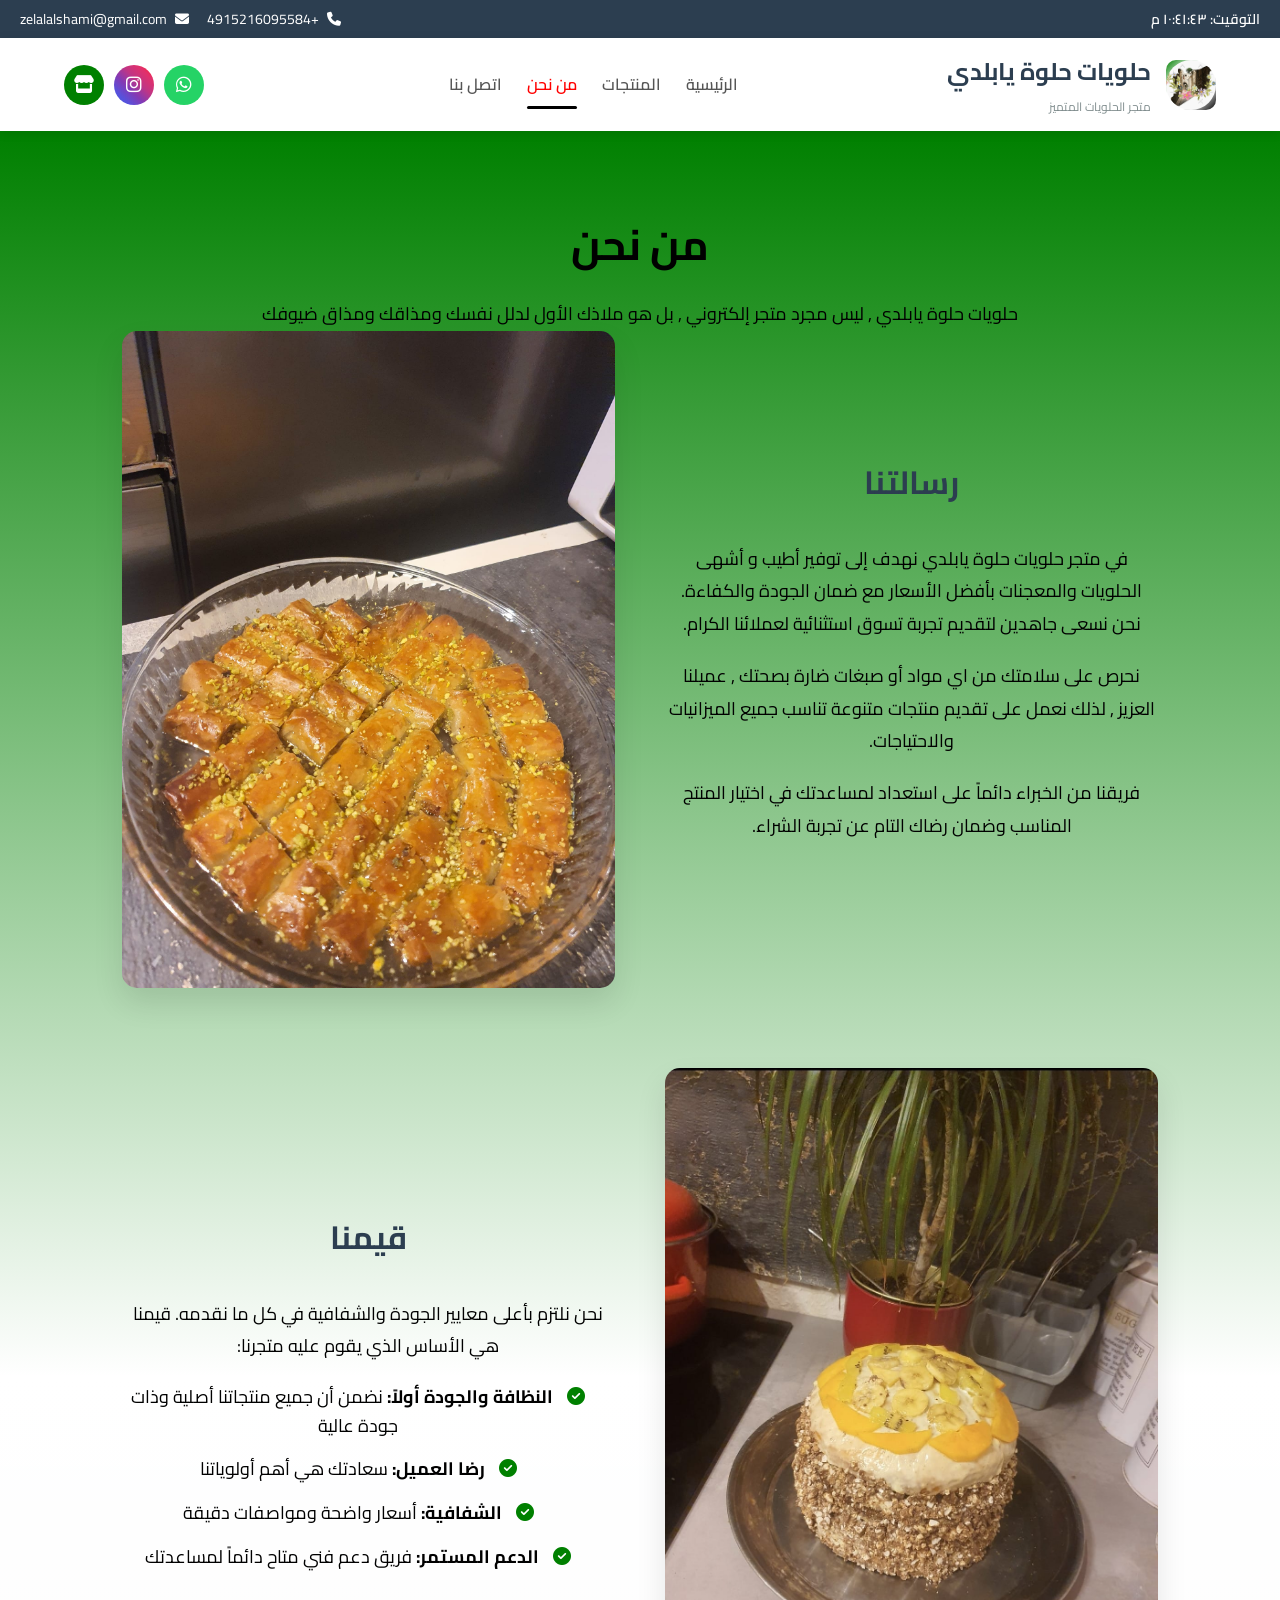
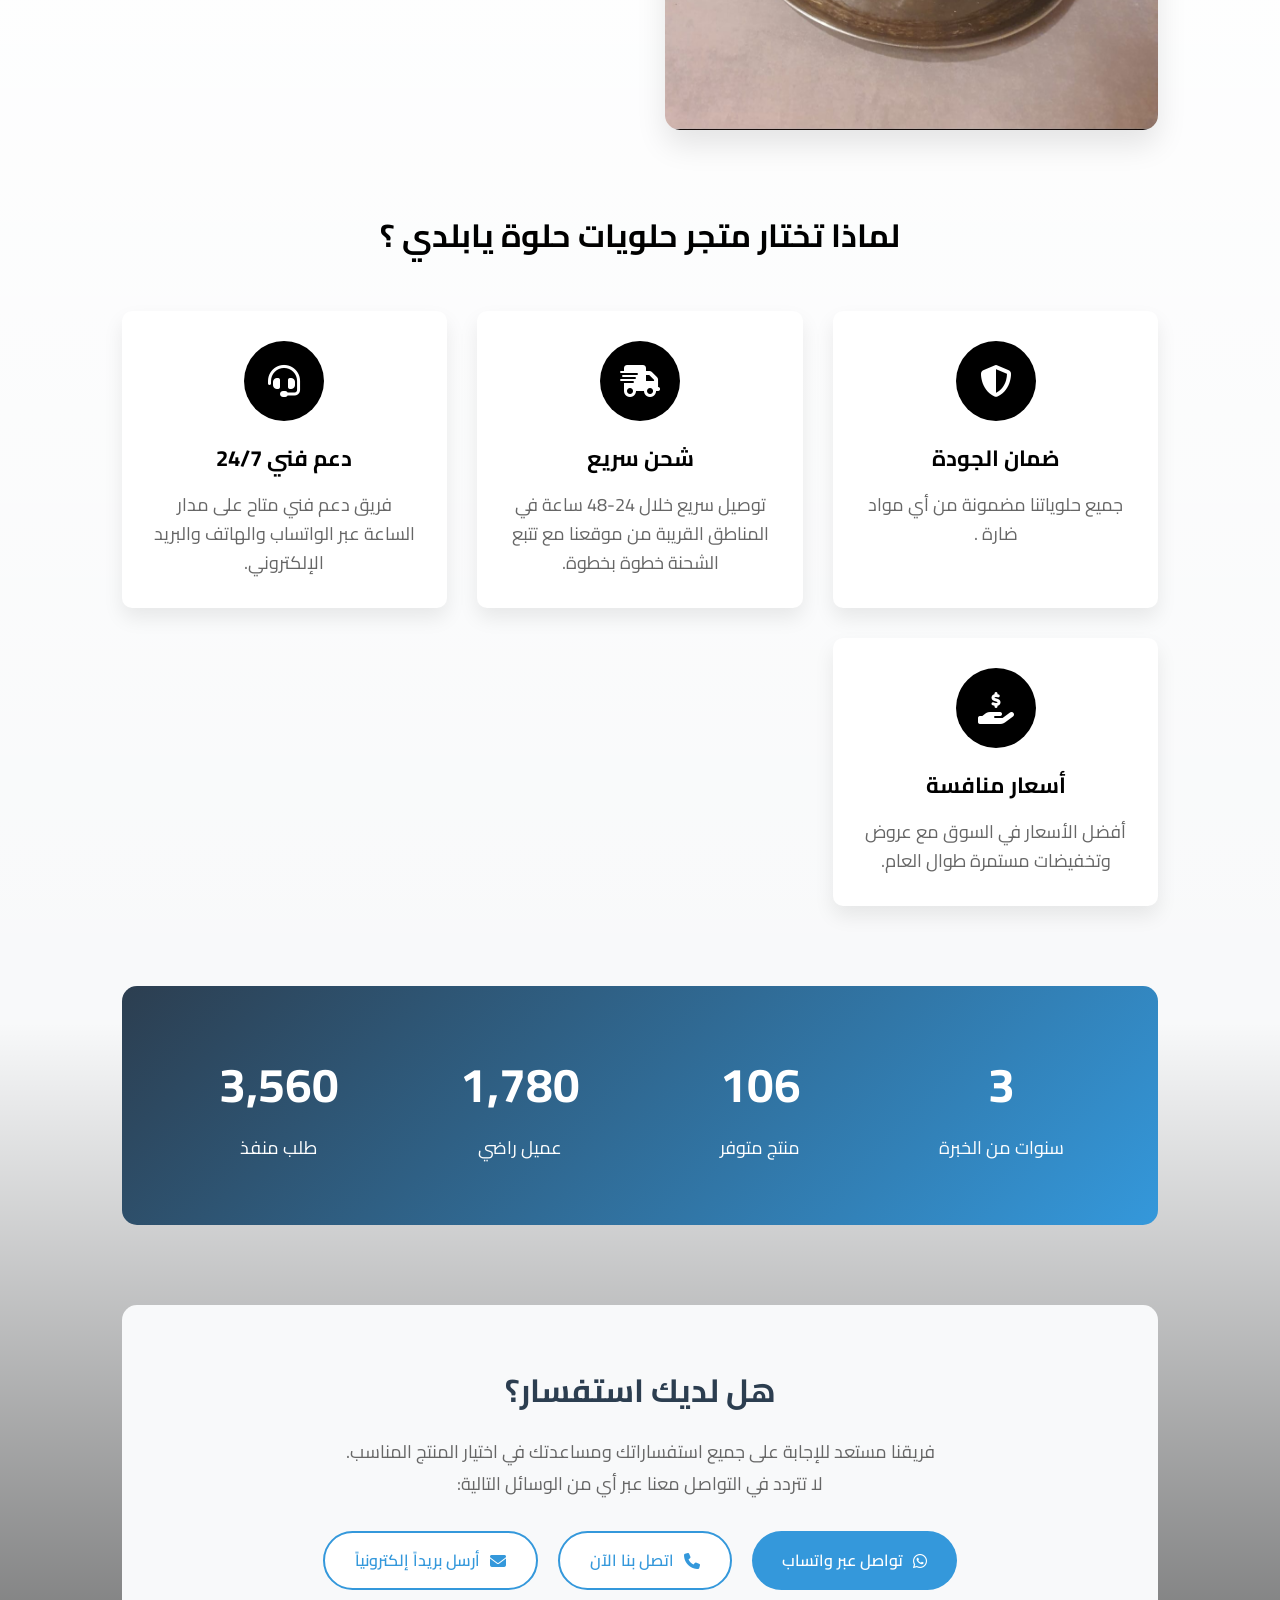
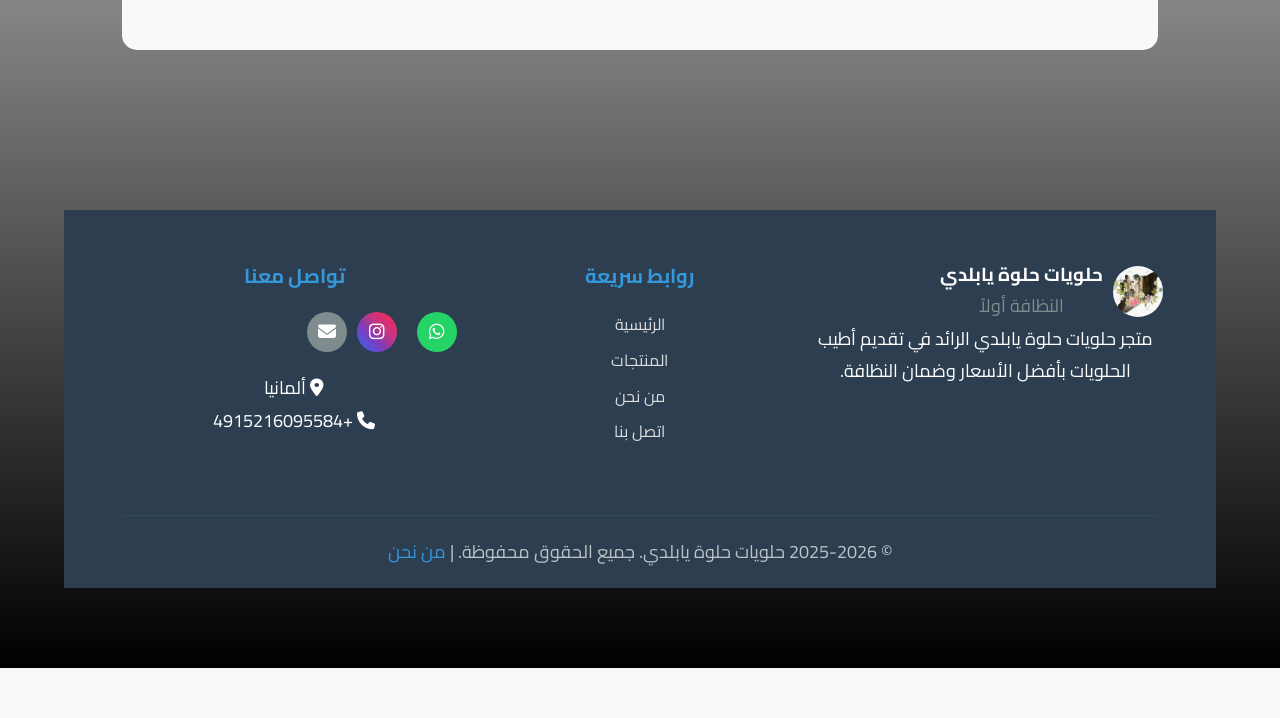
<file: about.html>
<!DOCTYPE html>
<html lang="ar" dir="rtl">
<head>
    <meta charset="UTF-8">
    <meta name="viewport" content="width=device-width, initial-scale=1.0">
    <title>من نحن -حلويات حلوة يابلدي</title>
    <link rel="stylesheet" href="style.css">
    <link rel="stylesheet" href="https://cdnjs.cloudflare.com/ajax/libs/font-awesome/6.4.0/css/all.min.css">
    <link href="https://fonts.googleapis.com/css2?family=Cairo:wght@400;600;700&display=swap" rel="stylesheet">
    <style>
       
        .about-hero {
           /* background: linear-gradient(135deg, #3498db 0%, #2c3e50 100%);*/
            background: linear-gradient(green, white,transparent,black);
           color: #000;
            padding: 80px 5%;
            text-align: center;
            margin-bottom: 50px;
        }
        
        .about-hero h1 {
            font-size: 42px;
            margin-bottom: 20px;
            animation: fadeInDown 1s ease;
        }
        
        .about-hero p {
            font-size: 18px;
            max-width: 800px;
            margin: 0 auto;
            line-height: 1.8;
            animation: fadeInUp 1s ease 0.3s both;
        }
        
        .about-content {
            padding: 0 5% 80px;
        }
        
        .section-container {
            max-width: 1200px;
            margin: 0 auto;
        }
        
        .about-section {
            display: flex;
            align-items: center;
            margin-bottom: 80px;
            gap: 50px;
            flex-wrap: wrap;
        }
        
        .about-section.reverse {
            flex-direction: row-reverse;
        }
        
        .about-text {
            flex: 1;
            min-width: 300px;
        }
        
        .about-text h2 {
            color: #2c3e50;
            font-size: 32px;
            margin-bottom: 20px;
            position: relative;
            padding-bottom: 15px;
        }
        
        .about-text p {
            font-size: 18px;
            line-height: 1.8;
           /* color: #555;*/
           color: #000;
            margin-bottom: 20px;
        }
        
        .about-image {
            flex: 1;
            min-width: 300px;
            border-radius: 15px;
            overflow: hidden;
            box-shadow: 0 15px 30px rgba(0, 0, 0, 0.1);
        }
        
        .about-image img {
            width: 100%;
            height: auto;
            display: block;
            transition: transform 0.5s ease;
        }
        
        .about-image:hover img {
            transform: scale(1.05);
        }
        
        .features-grid {
            display: grid;
            grid-template-columns: repeat(auto-fit, minmax(280px, 1fr));
            gap: 30px;
            margin: 50px 0;
        }
        
        .feature-card {
            background: white;
            padding: 30px;
            border-radius: 10px;
            text-align: center;
            box-shadow: 0 10px 20px rgba(0, 0, 0, 0.08);
            transition: transform 0.3s ease;
        }
        
        .feature-card:hover {
            transform: translateY(-10px);
        }
        
        .feature-icon {
            width: 80px;
            height: 80px;
           /* background: linear-gradient(135deg, #3498db, #2c3e50);*/
           background: #000;
            border-radius: 50%;
            display: flex;
            align-items: center;
            justify-content: center;
            margin: 0 auto 20px;
        }
        
        .feature-icon i {
            font-size: 32px;
            color: white;
        }
        
        .feature-card h3 {
            color: #000;
            margin-bottom: 15px;
            font-size: 22px;
        }
        
        .feature-card p {
            color: #666;
            line-height: 1.6;
        }
        
        .team-section {
            margin: 80px 0;
        }
        
        .team-grid {
            display: grid;
            grid-template-columns: repeat(auto-fit, minmax(250px, 1fr));
            gap: 30px;
            margin-top: 40px;
        }
        
        .team-member {
            text-align: center;
            background: white;
            padding: 30px;
            border-radius: 10px;
            box-shadow: 0 10px 20px rgba(0, 0, 0, 0.08);
        }
        
        .member-photo {
            width: 150px;
            height: 150px;
            border-radius: 50%;
            margin: 0 auto 20px;
            overflow: hidden;
            border: 5px solid #f8f9fa;
        }
        
        .member-photo img {
            width: 100%;
            height: 100%;
            object-fit: cover;
        }
        
        .member-info h4 {
            color: #2c3e50;
            margin-bottom: 10px;
            font-size: 20px;
        }
        
        .member-info .position {
            color: #3498db;
            font-weight: 600;
            margin-bottom: 15px;
        }
        
        .stats-section {
            background: linear-gradient(135deg, #2c3e50 0%, #3498db 100%);
            color: white;
            padding: 60px 5%;
            margin: 80px 0;
            border-radius: 15px;
        }
        
        .stats-grid {
            display: grid;
            grid-template-columns: repeat(auto-fit, minmax(200px, 1fr));
            gap: 30px;
            text-align: center;
        }
        
        .stat-item h3 {
            font-size: 48px;
            margin-bottom: 10px;
            color: white;
        }
        
        .stat-item p {
            font-size: 18px;
            opacity: 0.9;
        }
        
        .contact-cta {
            text-align: center;
            padding: 60px 5%;
            background-color: #f8f9fa;
            border-radius: 15px;
            margin: 80px 0;
        }
        
        .contact-cta h2 {
            color: #2c3e50;
            margin-bottom: 20px;
            font-size: 32px;
        }
        
        .contact-cta p {
            font-size: 18px;
            color: #666;
            margin-bottom: 30px;
            max-width: 600px;
            margin-left: auto;
            margin-right: auto;
        }
        
        .cta-buttons {
            display: flex;
            justify-content: center;
            gap: 20px;
            flex-wrap: wrap;
        }
        
        .btn-primary, .btn-secondary {
            padding: 15px 30px;
            border-radius: 30px;
            text-decoration: none;
            font-weight: 600;
            font-size: 16px;
            transition: all 0.3s ease;
            display: inline-flex;
            align-items: center;
            gap: 10px;
        }
        
        .btn-primary {
            background-color: #3498db;
            color: white;
        }
        
        .btn-primary:hover {
            background-color: #2980b9;
            transform: translateY(-3px);
        }
        
        .btn-secondary {
            background-color: white;
            color: #3498db;
            border: 2px solid #3498db;
        }
        
        .btn-secondary:hover {
            background-color: #f8f9fa;
            transform: translateY(-3px);
        }
        
        /* حركات */
        @keyframes fadeInDown {
            from {
                opacity: 0;
                transform: translateY(-30px);
            }
            to {
                opacity: 1;
                transform: translateY(0);
            }
        }
        
        @keyframes fadeInUp {
            from {
                opacity: 0;
                transform: translateY(30px);
            }
            to {
                opacity: 1;
                transform: translateY(0);
            }
        }
        
        /* تصميم متجاوب */
        @media (max-width: 768px) {
            .about-hero {
                padding: 60px 5%;
            }
            
            .about-hero h1 {
                font-size: 32px;
            }
            
            .about-text h2 {
                font-size: 26px;
            }
            
            .about-section, .about-section.reverse {
                flex-direction: column;
            }
            
            .stats-grid {
                grid-template-columns: repeat(2, 1fr);
            }
            
            .cta-buttons {
                flex-direction: column;
                align-items: center;
            }
            
            .btn-primary, .btn-secondary {
                width: 100%;
                max-width: 300px;
                justify-content: center;
            }
        }
        
        @media (max-width: 480px) {
            .about-hero h1 {
                font-size: 28px;
            }
            
            .stats-grid {
                grid-template-columns: 1fr;
            }
            
            .feature-card, .team-member {
                padding: 20px;
            }
        }
    </style>
</head>
<body>
    <!-- شريط الوقت العلوي -->
    <div class="top-bar">
        <div class="time-display" id="timeDisplay"></div>
        <div class="contact-info">
            <span><i class="fas fa-phone"></i> +4915216095584</span>
            <span><i class="fas fa-envelope"></i> zelalalshami@gmail.com</span>
        </div>
    </div>

    <!-- شريط التنقل -->
    <header>
        <nav class="navbar">
            <div class="logo-container">
                <a href="index.html" style="text-decoration: none; display: flex; align-items: center;">
                    <div class="logo">
                        <!-- <i class="fas fa-gem"></i> -->
                     <img src="img/logo.jpg" alt="logo">

                    </div>
                    <div class="store-name">
                        <h1> حلويات حلوة يابلدي</h1>
                        <p>متجر الحلويات المتميز</p>
                    </div>
                </a>
            </div>
            
            <ul class="nav-links">
                <li><a href="index.html">الرئيسية</a></li>
                <li><a href="index.html#products">المنتجات</a></li>
                <li><a href="about.html" class="active">من نحن</a></li>
                <li><a href="index.html#contact">اتصل بنا</a></li>
            </ul>
            
            <div class="nav-icons">
                <a href="https://wa.me/+4915216095584" class="whatsapp-btn" target="_blank">
                    <i class="fab fa-whatsapp"></i>
                </a>
                <a href="https://instagram.com/nourstore" class="instagram-btn" target="_blank">
                    <i class="fab fa-instagram"></i>
                </a>
                <a href="index.html" class="cart-btn">
                    <i class="fas fa-store"></i>
                </a>
            </div>
            
            <button class="menu-toggle" id="menuToggle">
                <i class="fas fa-bars"></i>
            </button>
        </nav>
    </header>

    <!-- قسم الهيرو -->
    <section class="about-hero">
        <h1>من نحن</h1>
        <p>حلويات حلوة يابلدي , ليس مجرد متجر إلكتروني , بل هو ملاذك الأول لدلل نفسك ومذاقك ومذاق ضيوفك</p>

    <!-- المحتوى الرئيسي -->
    <div class="about-content">
        <div class="section-container">
            <!-- قسم الرسالة -->
            <section class="about-section">
                <div class="about-text">
                    <h2>رسالتنا</h2>
                    <p>في  متجر حلويات حلوة يابلدي نهدف إلى توفير أطيب و أشهى  الحلويات والمعجنات بأفضل الأسعار مع ضمان الجودة والكفاءة. نحن نسعى جاهدين لتقديم تجربة تسوق استثنائية لعملائنا الكرام.</p>
                    <p>نحرص على   سلامتك من اي مواد أو صبغات ضارة بصحتك , عميلنا العزيز , لذلك نعمل على تقديم منتجات متنوعة تناسب جميع الميزانيات والاحتياجات.</p>
                    <p>فريقنا من الخبراء دائماً على استعداد لمساعدتك في اختيار المنتج المناسب وضمان رضاك التام عن تجربة الشراء.</p>
                </div>
                <div class="about-image">
                    <img src="img/knafiFistek.jpg" alt=" منتجاتنا">
                </div>
            </section>

            <!-- قسم القيم -->
            <section class="about-section reverse">
                <div class="about-text">
                    <h2>قيمنا</h2>
                    <p>نحن نلتزم بأعلى معايير الجودة والشفافية في كل ما نقدمه. قيمنا هي الأساس الذي يقوم عليه متجرنا:</p>
                    <ul style="list-style: none; padding-right: 20px;">
                        <li style="margin-bottom: 15px; font-size: 18px;">
                            <i class="fas fa-check-circle" style="color: green; margin-left: 10px;"></i>
                            <strong>النظافة والجودة أولاً:</strong> نضمن أن جميع منتجاتنا أصلية وذات جودة عالية
                        </li>
                        <li style="margin-bottom: 15px; font-size: 18px;">
                            <i class="fas fa-check-circle" style="color: green; margin-left: 10px;"></i>
                            <strong>رضا العميل:</strong> سعادتك هي أهم أولوياتنا
                        </li>
                        <li style="margin-bottom: 15px; font-size: 18px;">
                            <i class="fas fa-check-circle" style="color: green; margin-left: 10px;"></i>
                            <strong>الشفافية:</strong> أسعار واضحة ومواصفات دقيقة
                        </li>
                        <li style="margin-bottom: 15px; font-size: 18px;">
                            <i class="fas fa-check-circle" style="color: green; margin-left: 10px;"></i>
                            <strong>الدعم المستمر:</strong> فريق دعم فني متاح دائماً لمساعدتك
                        </li>
                    </ul>
                </div>
                <div class="about-image">
                    <img src="img/kekBig.jpg" alt="kekFistek">
                </div>
            </section>

            <!-- ميزاتنا -->
            <section>
                <h2 style="text-align: center; color: #000; margin-bottom: 50px; font-size: 32px;">لماذا تختار متجر حلويات حلوة يابلدي ؟ </h2>
                <div class="features-grid">
                    <div class="feature-card">
                        <div class="feature-icon">
                            <i class="fas fa-shield-alt"></i>
                        </div>
                        <h3>ضمان الجودة</h3>
                        <p>جميع حلوياتنا مضمونة من أي مواد ضارة .</p>
                    </div>
                    
                    <div class="feature-card">
                        <div class="feature-icon">
                            <i class="fas fa-shipping-fast"></i>
                        </div>
                        <h3>شحن سريع</h3>
                        <p>توصيل سريع خلال 24-48 ساعة في  المناطق القريبة من موقعنا مع تتبع الشحنة خطوة بخطوة.</p>
                    </div>
                    
                    <div class="feature-card">
                        <div class="feature-icon">
                            <i class="fas fa-headset"></i>
                        </div>
                        <h3>دعم فني 24/7</h3>
                        <p>فريق دعم فني متاح على مدار الساعة عبر الواتساب والهاتف والبريد الإلكتروني.</p>
                    </div>
                    
                    <div class="feature-card">
                        <div class="feature-icon">
                            <i class="fas fa-hand-holding-usd"></i>
                        </div>
                        <h3>أسعار منافسة</h3>
                        <p>أفضل الأسعار في السوق مع عروض وتخفيضات مستمرة طوال العام.</p>
                    </div>
                </div>
            </section>

            <!-- الإحصائيات -->
            <section class="stats-section">
                <div class="stats-grid">
                    <div class="stat-item">
                        <h3 id="yearsCount">0</h3>
                        <p>سنوات من الخبرة</p>
                    </div>
                    <div class="stat-item">
                        <h3 id="productsCount">0</h3>
                        <p>منتج متوفر</p>
                    </div>
                    <div class="stat-item">
                        <h3 id="clientsCount">0</h3>
                        <p>عميل راضي</p>
                    </div>
                    <div class="stat-item">
                        <h3 id="ordersCount">0</h3>
                        <p>طلب منفذ</p>
                    </div>
                </div>
            </section>

            <!-- الفريق -->
            <!-- <section class="team-section">
                <h2 style="text-align: center; color: #2c3e50; margin-bottom: 50px; font-size: 32px;">فريقنا المتميز</h2>
                <div class="team-grid">
                    <div class="team-member">
                        <div class="member-photo">
                            <img src="https://images.unsplash.com/photo-1560250097-0b93528c311a?ixlib=rb-4.0.3&auto=format&fit=crop&w=400&q=80" alt="أحمد النور">
                        </div>
                        <div class="member-info">
                            <h4>أحمد النور</h4>
                            <p class="position">المؤسس والمدير التنفيذي</p>
                            <p>خبرة 10 سنوات في مجال التجارة الإلكترونية والتسويق الرقمي.</p>
                        </div>
                    </div>
                    
                    <div class="team-member">
                        <div class="member-photo">
                            <img src="https://images.unsplash.com/photo-1580489944761-15a19d654956?ixlib=rb-4.0.3&auto=format&fit=crop&w=400&q=80" alt="سارة محمد">
                        </div>
                        <div class="member-info">
                            <h4>سارة محمد</h4>
                            <p class="position">مديرة خدمة العملاء</p>
                            <p>متخصصة في إدارة علاقات العملاء وتقديم أفضل تجربة تسوق.</p>
                        </div>
                    </div>
                    
                    <div class="team-member">
                        <div class="member-photo">
                            <img src="https://images.unsplash.com/photo-1472099645785-5658abf4ff4e?ixlib=rb-4.0.3&auto=format&fit=crop&w=400&q=80" alt="خالد فارس">
                        </div>
                        <div class="member-info">
                            <h4>خالد فارس</h4>
                            <p class="position">خبير التقنية</p>
                            <p>مختص في تقييم واختبار الأجهزة الإلكترونية والإكسسوارات.</p>
                        </div>
                    </div>
                </div>
            </section> -->

            <!-- دعوة للتواصل -->
            <section class="contact-cta">
                <h2>هل لديك استفسار؟</h2>
                <p>فريقنا مستعد للإجابة على جميع استفساراتك ومساعدتك في اختيار المنتج المناسب. لا تتردد في التواصل معنا عبر أي من الوسائل التالية:</p>
                <div class="cta-buttons">
                    <a href="https://wa.me/+4915216095584" class="btn-primary" target="_blank">
                        <i class="fab fa-whatsapp"></i> تواصل عبر واتساب
                    </a>
                    <a href="tel:+4915215460241" class="btn-secondary">
                        <i class="fas fa-phone"></i> اتصل بنا الآن
                    </a>
                    <a href="mailto:zelalalshami@gmail.com" class="btn-secondary">
                        <i class="fas fa-envelope"></i> أرسل بريداً إلكترونياً
                    </a>
                </div>
            </section>
        </div>
    </div>

    <!-- فوتر -->
    <footer>
        <div class="footer-content">
            <div class="footer-section">
                <div class="logo-container footer-logo">
                    <div class="logo">
                        <!-- <i class="fas fa-gem"></i> -->
                     <img src="img/logo.jpg" alt="logo">

                    </div>
                    <div class="store-name">
                        <h3> حلويات حلوة يابلدي</h3>
                        <p>النظافة أولاً</p>
                    </div>
                </div>
                <p>متجر حلويات حلوة يابلدي الرائد في تقديم أطيب  الحلويات بأفضل الأسعار وضمان النظافة.</p>
            </div>
            
            <div class="footer-section">
                <h4>روابط سريعة</h4>
                <ul>
                    <li><a href="index.html">الرئيسية</a></li>
                    <li><a href="index.html#products">المنتجات</a></li>
                    <li><a href="about.html">من نحن</a></li>
                    <li><a href="index.html#contact">اتصل بنا</a></li>
                </ul>
            </div>
            
            <div class="footer-section">
                <h4>تواصل معنا</h4>
                <div class="social-icons">
                    <a href="https://wa.me/+4915216095584" class="whatsapp-btn" target="_blank">
                        <i class="fab fa-whatsapp"></i>
                    </a>
                    <a href="https://instagram.com/nourstore" class="instagram-btn" target="_blank">
                        <i class="fab fa-instagram"></i>
                    </a>
                    <!-- <a href="https://twitter.com/nourstore" class="twitter-btn" target="_blank">
                        <i class="fab fa-twitter"></i>
                    </a> -->
                    <a href="mailto:zelalalshami@gmail.com" class="email-btn">
                        <i class="fas fa-envelope"></i>
                    </a>
                </div>
                <p><i class="fas fa-map-marker-alt"></i> ألمانيا</p>
                <p><i class="fas fa-phone"></i> +4915216095584</p>
            </div>
        </div>
        
        <div class="footer-bottom">
            <p>&copy; 2025-2026  حلويات حلوة يابلدي. جميع الحقوق محفوظة. | <a href="about.html" style="color: #3498db; text-decoration: none;">من نحن</a></p>
        </div>
    </footer>

    <script>
        // تحديث الوقت
        function updateTime() {
            const now = new Date();
            const timeString = now.toLocaleTimeString('ar-SA', { 
                hour: '2-digit', 
                minute: '2-digit',
                second: '2-digit',
                hour12: true 
            });
            document.getElementById('timeDisplay').textContent = `التوقيت: ${timeString}`;
        }
        
        // عداد الإحصائيات المتحرك
        function animateCounter(elementId, targetValue, duration = 2000) {
            const element = document.getElementById(elementId);
            const startValue = 0;
            const increment = targetValue / (duration / 16);
            let currentValue = startValue;
            
            const timer = setInterval(() => {
                currentValue += increment;
                if (currentValue >= targetValue) {
                    element.textContent = targetValue.toLocaleString();
                    clearInterval(timer);
                } else {
                    element.textContent = Math.floor(currentValue).toLocaleString();
                }
            }, 16);
        }
        
        // إعدادات القائمة المتحركة للهواتف
        function setupMobileMenu() {
            const menuToggle = document.getElementById('menuToggle');
            const navLinks = document.querySelector('.nav-links');
            
            if (menuToggle) {
                menuToggle.addEventListener('click', function() {
                    navLinks.style.display = navLinks.style.display === 'flex' ? 'none' : 'flex';
                    
                    if (navLinks.style.display === 'flex') {
                        navLinks.style.flexDirection = 'column';
                        navLinks.style.position = 'absolute';
                        navLinks.style.top = '100%';
                        navLinks.style.right = '0';
                        navLinks.style.backgroundColor = 'white';
                        navLinks.style.width = '200px';
                        navLinks.style.padding = '20px';
                        navLinks.style.boxShadow = '0 10px 20px rgba(0,0,0,0.1)';
                        navLinks.style.borderRadius = '0 0 0 10px';
                        navLinks.style.zIndex = '1000';
                        
                        navLinks.querySelectorAll('li').forEach(li => {
                            li.style.margin = '10px 0';
                        });
                    }
                });
                
                // إغلاق القائمة عند النقر على رابط
                document.querySelectorAll('.nav-links a').forEach(link => {
                    link.addEventListener('click', () => {
                        if (window.innerWidth <= 992) {
                            navLinks.style.display = 'none';
                        }
                    });
                });
            }
        }
        
        // عند تحميل الصفحة
        document.addEventListener('DOMContentLoaded', function() {
            // تحديث الوقت
            updateTime();
            setInterval(updateTime, 1000);
            
            // تشغيل العدادات المتحركة
            setTimeout(() => {
                animateCounter('yearsCount', 5);
                animateCounter('productsCount', 150);
                animateCounter('clientsCount', 2500);
                animateCounter('ordersCount', 5000);
            }, 500);
            
            // إعداد القائمة المتحركة
            setupMobileMenu();
            
            // تحديث تصميم القائمة عند تغيير حجم النافذة
            window.addEventListener('resize', function() {
                const navLinks = document.querySelector('.nav-links');
                if (window.innerWidth > 992) {
                    navLinks.style.display = 'flex';
                    navLinks.style.flexDirection = 'row';
                    navLinks.style.position = 'static';
                    navLinks.style.backgroundColor = 'transparent';
                    navLinks.style.width = 'auto';
                    navLinks.style.padding = '0';
                    navLinks.style.boxShadow = 'none';
                    
                    navLinks.querySelectorAll('li').forEach(li => {
                        li.style.margin = '0 0 0 25px';
                    });
                } else {
                    navLinks.style.display = 'none';
                }
            });
            
            // تفعيل الروابط النشطة في القائمة
            const currentPage = window.location.pathname.split('/').pop();
            const navLinks = document.querySelectorAll('.nav-links a');
            
            navLinks.forEach(link => {
                if (link.getAttribute('href') === currentPage) {
                    link.classList.add('active');
                } else {
                    link.classList.remove('active');
                }
            });
        });
    </script>
</body>
</html>
</file>
<file: style.css>
/* إعدادات عامة */
* {
    margin: 0;
    padding: 0;
    box-sizing: border-box;
}

body {
    font-family: 'Cairo', sans-serif;
    background-color: #f8f9fa;
    color: #333;
    line-height: 1.6;
    direction: rtl;
}

/* شريط الوقت العلوي */
.top-bar {
    background-color: #2c3e50;
    color: white;
    padding: 8px 20px;
    display: flex;
    justify-content: space-between;
    align-items: center;
    font-size: 14px;
}

.time-display {
    font-weight: 600;
}

.contact-info span {
    margin-right: 15px;
}

.contact-info i {
    margin-left: 5px;
}

/* شريط التنقل */
.navbar {
    display: flex;
    justify-content: space-between;
    align-items: center;
    padding: 15px 5%;
    background-color: white;
    box-shadow: 0 2px 10px rgba(0, 0, 0, 0.1);
    position: sticky;
    top: 0;
    z-index: 1000;
}

.logo-container {
    display: flex;
    align-items: center;
}

.logo {
    background: linear-gradient(135deg, green,white,transparent,black);
    width: 50px;
    height: 50px;
    border-radius: 10px;
    display: flex;
    align-items: center;
    justify-content: center;
    margin-left: 15px;
}

/* .logo i {
    font-size: 24px;
    color: white;
} */
.logo img {
    max-width: 50px;
    border-radius: 50%;
}

.store-name h1 {
    font-size: 24px;
    color: #2c3e50;
    margin-bottom: 5px;
}

.store-name p {
    font-size: 12px;
    color: #7f8c8d;
}

.nav-links {
    display: flex;
    list-style: none;
}

.nav-links li {
    margin-right: 25px;
}

.nav-links a {
    text-decoration: none;
    color: #555;
    font-weight: 600;
    font-size: 16px;
    transition: color 0.3s;
    padding: 5px 0;
    position: relative;
    
}

.nav-links a:hover,
.nav-links a.active {
    color: red;
}

.nav-links a.active::after {
    content: '';
    position: absolute;
    width: 100%;
    height: 3px;
    background-color: #000;
    bottom: -5px;
    right: 0;
    border-radius: 2px;
   
}

.nav-icons {
    display: flex;
    align-items: center;
}

.whatsapp-btn, .instagram-btn, .cart-btn {
    width: 40px;
    height: 40px;
    border-radius: 50%;
    display: flex;
    align-items: center;
    justify-content: center;
    margin-right: 10px;
    text-decoration: none;
    font-size: 18px;
    transition: transform 0.3s;
}

.whatsapp-btn {
    background-color: #25D366;
    color: white;
}

.instagram-btn {
    background: linear-gradient(45deg, #405DE6, #5851DB, #833AB4, #C13584, #E1306C, #FD1D1D);
    color: white;
}

.cart-btn {
    background-color: green;
    color: white;
    border: none;
    cursor: pointer;
    position: relative;
}

.cart-count {
    position: absolute;
    top: -5px;
    left: -5px;
    background-color: #e74c3c;
    color: white;
    width: 20px;
    height: 20px;
    border-radius: 50%;
    font-size: 12px;
    display: flex;
    align-items: center;
    justify-content: center;
}

.menu-toggle {
    display: none;
    background: none;
    border: none;
    font-size: 24px;
    color: green;
    cursor: pointer;
}

/* قسم الهيرو */
.hero {
    display: flex;
    justify-content: space-between;
    align-items: center;
    padding: 60px 5%;
    /* background: linear-gradient(135deg, #f5f7fa 0%, #c3cfe2 100%); */
    background: linear-gradient(green,white,transparent,black);
    flex-wrap: wrap;
}

.hero-content {
    flex: 1;
    min-width: 300px;
    margin-bottom: 30px;
}

.hero h2 {
    font-size: 36px;
    color: red;
    margin-bottom: 15px;
}

.hero p {
    font-size: 18px;
    /* color: #555; */
    color: red;
    margin-bottom: 25px;
    max-width: 500px;
}

.cta-btn {
    display: inline-block;
    background-color: red;
    color: white;
    padding: 12px 30px;
    border-radius: 30px;
    text-decoration: none;
    font-weight: 600;
    transition: background-color 0.3s, transform 0.3s;
}

.cta-btn:hover {
    background-color: green;
    transform: translateY(-3px);
}

.hero-image {
    flex: 1;
    min-width: 300px;
    text-align: center;
}

.hero-image img {
    max-width: 100%;
    border-radius: 10px;
    box-shadow: 0 10px 30px rgba(0, 0, 0, 0.1);
}

/* قسم المنتجات */
.products-section {
    padding: 60px 5%;
}

.section-title {
    text-align: center;
    font-size: 32px;
    color: #2c3e50;
    margin-bottom: 40px;
    position: relative;
}

.section-title::after {
    content: '';
    position: absolute;
    width: 80px;
    height: 4px;
    background-color: #000;
    bottom: -10px;
    right: 50%;
    transform: translateX(50%);
    border-radius: 2px;
}

.filters {
    display: flex;
    justify-content: center;
    margin-bottom: 30px;
    flex-wrap: wrap;
}

.filter-btn {
    background-color: #f1f1f1;
    border: none;
    padding: 10px 20px;
    margin: 5px 10px;
    border-radius: 30px;
    cursor: pointer;
    font-weight: 600;
    transition: all 0.3s;
}

.filter-btn:hover,
.filter-btn.active {
    background-color: green;
    color: white;
}

.products-container {
    display: grid;
    grid-template-columns: repeat(auto-fill, minmax(280px, 1fr));
    gap: 30px;
}

.product-card {
    background-color: white;
    border-radius: 10px;
    overflow: hidden;
    box-shadow: 0 5px 15px rgba(0, 0, 0, 0.08);
    transition: transform 0.3s;
}

.product-card:hover {
    transform: translateY(-10px);
}

.product-image {
    height: 200px;
    overflow: hidden;
}

.product-image img {
    width: 100%;
    height: 100%;
    object-fit: cover;
    transition: transform 0.5s;
}


.product-card:hover .product-image img {
    transform: scale(1.05);
}

.product-info {
    padding: 20px;
}

.product-title {
    font-size: 18px;
    color: #2c3e50;
    margin-bottom: 10px;
    height: 45px;
    overflow: hidden;
}

.product-price {
    font-size: 20px;
    color: #e74c3c;
    font-weight: 700;
    margin-bottom: 15px;
}

.product-buttons {
    display: flex;
    justify-content: space-between;
}

.add-to-cart, .view-details {
    padding: 8px 15px;
    border-radius: 5px;
    border: none;
    cursor: pointer;
    font-weight: 600;
    transition: background-color 0.3s;
}

.add-to-cart {
    background-color: #2ecc71;
    color: white;
}

.add-to-cart:hover {
    background-color: #27ae60;
}

.view-details {
    background-color: #f1f1f1;
    color: #333;
}

.view-details:hover {
    background-color: #ddd;
}

/* سلة التسوق الجانبية */
.cart-sidebar {
    position: fixed;
    top: 0;
    left: -400px;
    width: 350px;
    height: 100%;
    background-color: white;
    box-shadow: 0 0 20px rgba(0, 0, 0, 0.2);
    z-index: 2000;
    transition: left 0.5s ease;
    display: flex;
    flex-direction: column;
}

.cart-sidebar.open {
    left: 0;
}

.cart-header {
    display: flex;
    justify-content: space-between;
    align-items: center;
    padding: 20px;
    background-color: #3498db;
    color: white;
}

.close-cart {
    background: none;
    border: none;
    color: white;
    font-size: 28px;
    cursor: pointer;
    line-height: 1;
}

.cart-items {
    flex: 1;
    padding: 20px;
    overflow-y: auto;
}

.cart-item {
    display: flex;
    align-items: center;
    padding: 15px 0;
    border-bottom: 1px solid #eee;
}

.cart-item-image {
    width: 60px;
    height: 60px;
    border-radius: 5px;
    overflow: hidden;
    margin-left: 15px;
}

.cart-item-image img {
    width: 100%;
    height: 100%;
    object-fit: cover;
}

.cart-item-details {
    flex: 1;
}

.cart-item-title {
    font-weight: 600;
    margin-bottom: 5px;
}

.cart-item-price {
    color: #e74c3c;
    font-weight: 600;
}

.cart-item-remove {
    background: none;
    border: none;
    color: #e74c3c;
    cursor: pointer;
    font-size: 18px;
}

.empty-cart-msg {
    text-align: center;
    color: #7f8c8d;
    padding: 40px 0;
}

.cart-footer {
    padding: 20px;
    border-top: 1px solid #eee;
}

.cart-total {
    display: flex;
    justify-content: space-between;
    font-size: 20px;
    font-weight: 700;
    margin-bottom: 20px;
    color: #2c3e50;
}

.cart-actions {
    display: flex;
    flex-direction: column;
    gap: 10px;
}

.clear-cart, .checkout-btn {
    padding: 12px;
    border-radius: 5px;
    border: none;
    cursor: pointer;
    font-weight: 600;
    text-align: center;
    text-decoration: none;
}

.clear-cart {
    background-color: #f1f1f1;
    color: #333;
}

.clear-cart:hover {
    background-color: #ddd;
}

.checkout-btn {
    background-color: #25D366;
    color: white;
    display: flex;
    align-items: center;
    justify-content: center;
}

.checkout-btn i {
    margin-left: 8px;
}

.instagram-checkout {
    background: linear-gradient(45deg, #405DE6, #C13584);
}

/* الفوتر */
footer {
    background-color: #2c3e50;
    color: white;
    padding: 50px 5% 20px;
}

.footer-content {
    display: flex;
    justify-content: space-between;
    flex-wrap: wrap;
    margin-bottom: 30px;
}

.footer-section {
    flex: 1;
    min-width: 250px;
    margin-bottom: 30px;
}

.footer-section h4 {
    font-size: 20px;
    margin-bottom: 20px;
    color: #3498db;
}

.footer-section ul {
    list-style: none;
}

.footer-section ul li {
    margin-bottom: 10px;
}

.footer-section ul li a {
    color: #ddd;
    text-decoration: none;
    transition: color 0.3s;
}

.footer-section ul li a:hover {
    color: #3498db;
}

.footer-logo .logo {
    width: 40px;
    height: 40px;
}

.social-icons {
    display: flex;
    margin-bottom: 20px;
}

.social-icons a {
    width: 40px;
    height: 40px;
    border-radius: 50%;
    display: flex;
    align-items: center;
    justify-content: center;
    margin-left: 10px;
    color: white;
    text-decoration: none;
    font-size: 18px;
}

.twitter-btn {
    background-color: #1DA1F2;
}

.email-btn {
    background-color: #7f8c8d;
}

.footer-bottom {
    text-align: center;
    padding-top: 20px;
    border-top: 1px solid #34495e;
    color: #bdc3c7;
    font-size: 14px;
}
/* نافذة تفاصيل الطلب المنبثقة */
.order-modal {
    display: none;
    position: fixed;
    top: 0;
    left: 0;
    width: 100%;
    height: 100%;
    background-color: rgba(0, 0, 0, 0.7);
    z-index: 9999;
    justify-content: center;
    align-items: center;
}

.order-modal-content {
    background: white;
    border-radius: 15px;
    max-width: 500px;
    width: 90%;
    max-height: 80vh;
    overflow-y: auto;
    padding: 20px;
    position: relative;
    animation: modalSlideIn 0.3s ease;
}

@keyframes modalSlideIn {
    from {
        transform: translateY(-50px);
        opacity: 0;
    }
    to {
        transform: translateY(0);
        opacity: 1;
    }
}

.close-modal {
    position: absolute;
    top: 10px;
    left: 15px;
    font-size: 28px;
    font-weight: bold;
    cursor: pointer;
    color: #666;
    transition: color 0.3s;
}

.close-modal:hover {
    color: #000;
}

.order-modal-title {
    text-align: center;
    color: #2c3e50;
    margin-bottom: 20px;
    padding-bottom: 10px;
    border-bottom: 2px solid #eee;
}

.order-items-list {
    margin: 20px 0;
}

.order-item-row {
    display: flex;
    justify-content: space-between;
    padding: 10px 0;
    border-bottom: 1px solid #f0f0f0;
}

.order-item-name {
    flex: 2;
    font-weight: 600;
}

.order-item-qty {
    flex: 1;
    text-align: center;
}

.order-item-price {
    flex: 1;
    text-align: left;
    color: #e67e22;
    font-weight: 600;
}

.order-total {
    margin-top: 20px;
    padding-top: 15px;
    border-top: 2px solid #ddd;
    display: flex;
    justify-content: space-between;
    font-size: 1.2em;
    font-weight: bold;
    color: #27ae60;
}

.order-modal-buttons {
    display: flex;
    gap: 10px;
    margin-top: 20px;
}

.order-modal-buttons button {
    flex: 1;
    padding: 12px;
    border: none;
    border-radius: 8px;
    cursor: pointer;
    font-size: 16px;
    font-weight: 600;
    transition: transform 0.2s;
}

.order-modal-buttons button:hover {
    transform: scale(1.02);
}

.confirm-order {
    background-color: #e4405f;
    color: white;
}

.cancel-order {
    background-color: #95a5a6;
    color: white;
}
/* new */
/* إضافة أنماط لأزرار النسخ */
.copy-order-btn {
    background-color: #3b5998;
    color: white;
}

.copy-order-btn:hover {
    background-color: #2d4373;
}

.order-modal-buttons {
    display: flex;
    gap: 10px;
    margin-top: 20px;
    flex-wrap: wrap;
}

.order-modal-buttons button {
    flex: 1;
    padding: 12px;
    border: none;
    border-radius: 8px;
    cursor: pointer;
    font-size: 16px;
    font-weight: 600;
    transition: transform 0.2s;
    min-width: 120px;
}

.copy-success {
    background-color: #27ae60;
    color: white;
    padding: 10px;
    text-align: center;
    border-radius: 8px;
    margin-top: 10px;
    animation: fadeOut 2s ease;
    font-size: 14px;
}

@keyframes fadeOut {
    0% { opacity: 1; }
    70% { opacity: 1; }
    100% { opacity: 0; display: none; }
}

/* تصميم متجاوب */
@media (max-width: 992px) {
    .nav-links {
        display: none;
    }
    
    .menu-toggle {
        display: block;
    }
    
    .hero {
        flex-direction: column;
        text-align: center;
    }
    
    .hero-content {
        margin-bottom: 40px;
    }
    
    .footer-content {
        flex-direction: column;
    }
}

@media (max-width: 768px) {
    .top-bar {
        flex-direction: column;
        padding: 10px;
    }
    
    .contact-info {
        margin-top: 5px;
    }
    
    .cart-sidebar {
        width: 100%;
        left: -100%;
    }
    
    .filters {
        justify-content: center;
    }
    
    .filter-btn {
        margin: 5px;
        padding: 8px 15px;
        font-size: 14px;
    }
}

@media (max-width: 480px) {
    .hero h2 {
        font-size: 28px;
    }
    
    .section-title {
        font-size: 26px;
    }
    
    .product-buttons {
        flex-direction: column;
        gap: 10px;
    }
    
    .add-to-cart, .view-details {
        width: 100%;
    }
}
</file>
